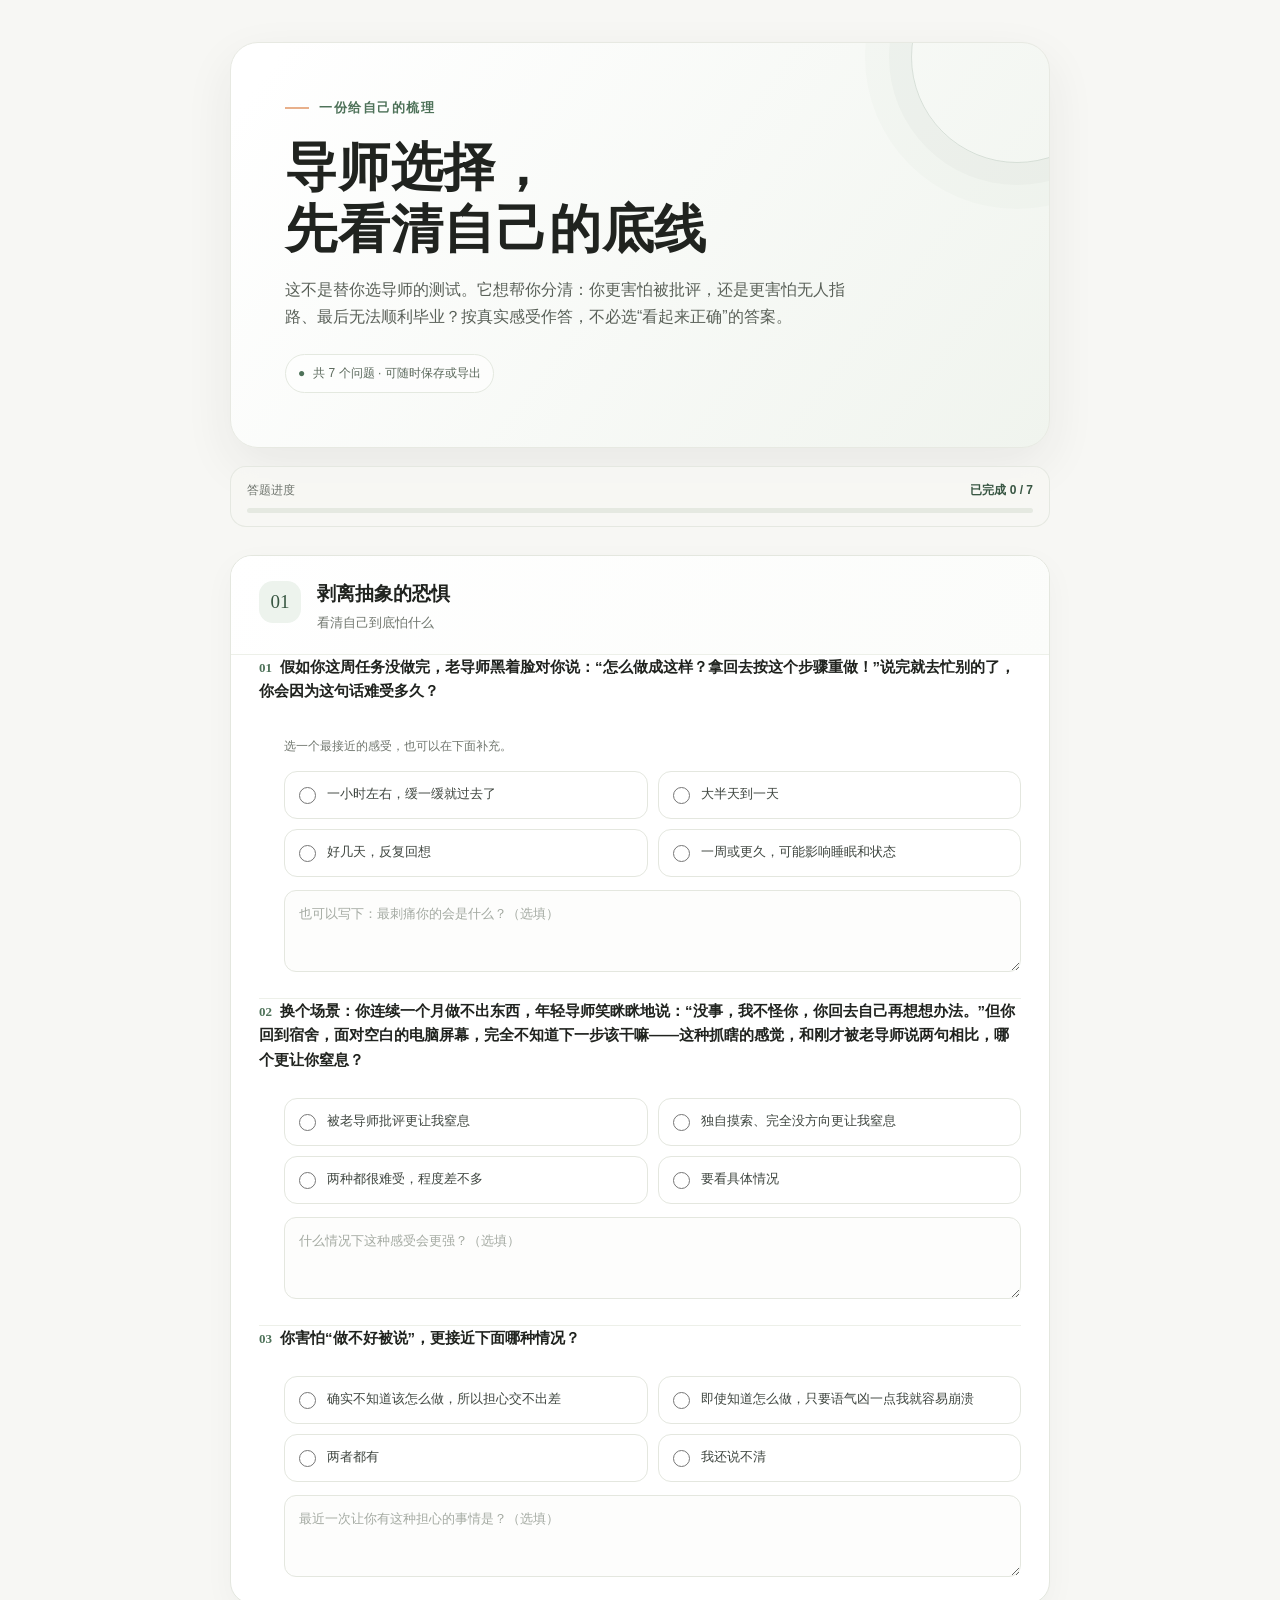
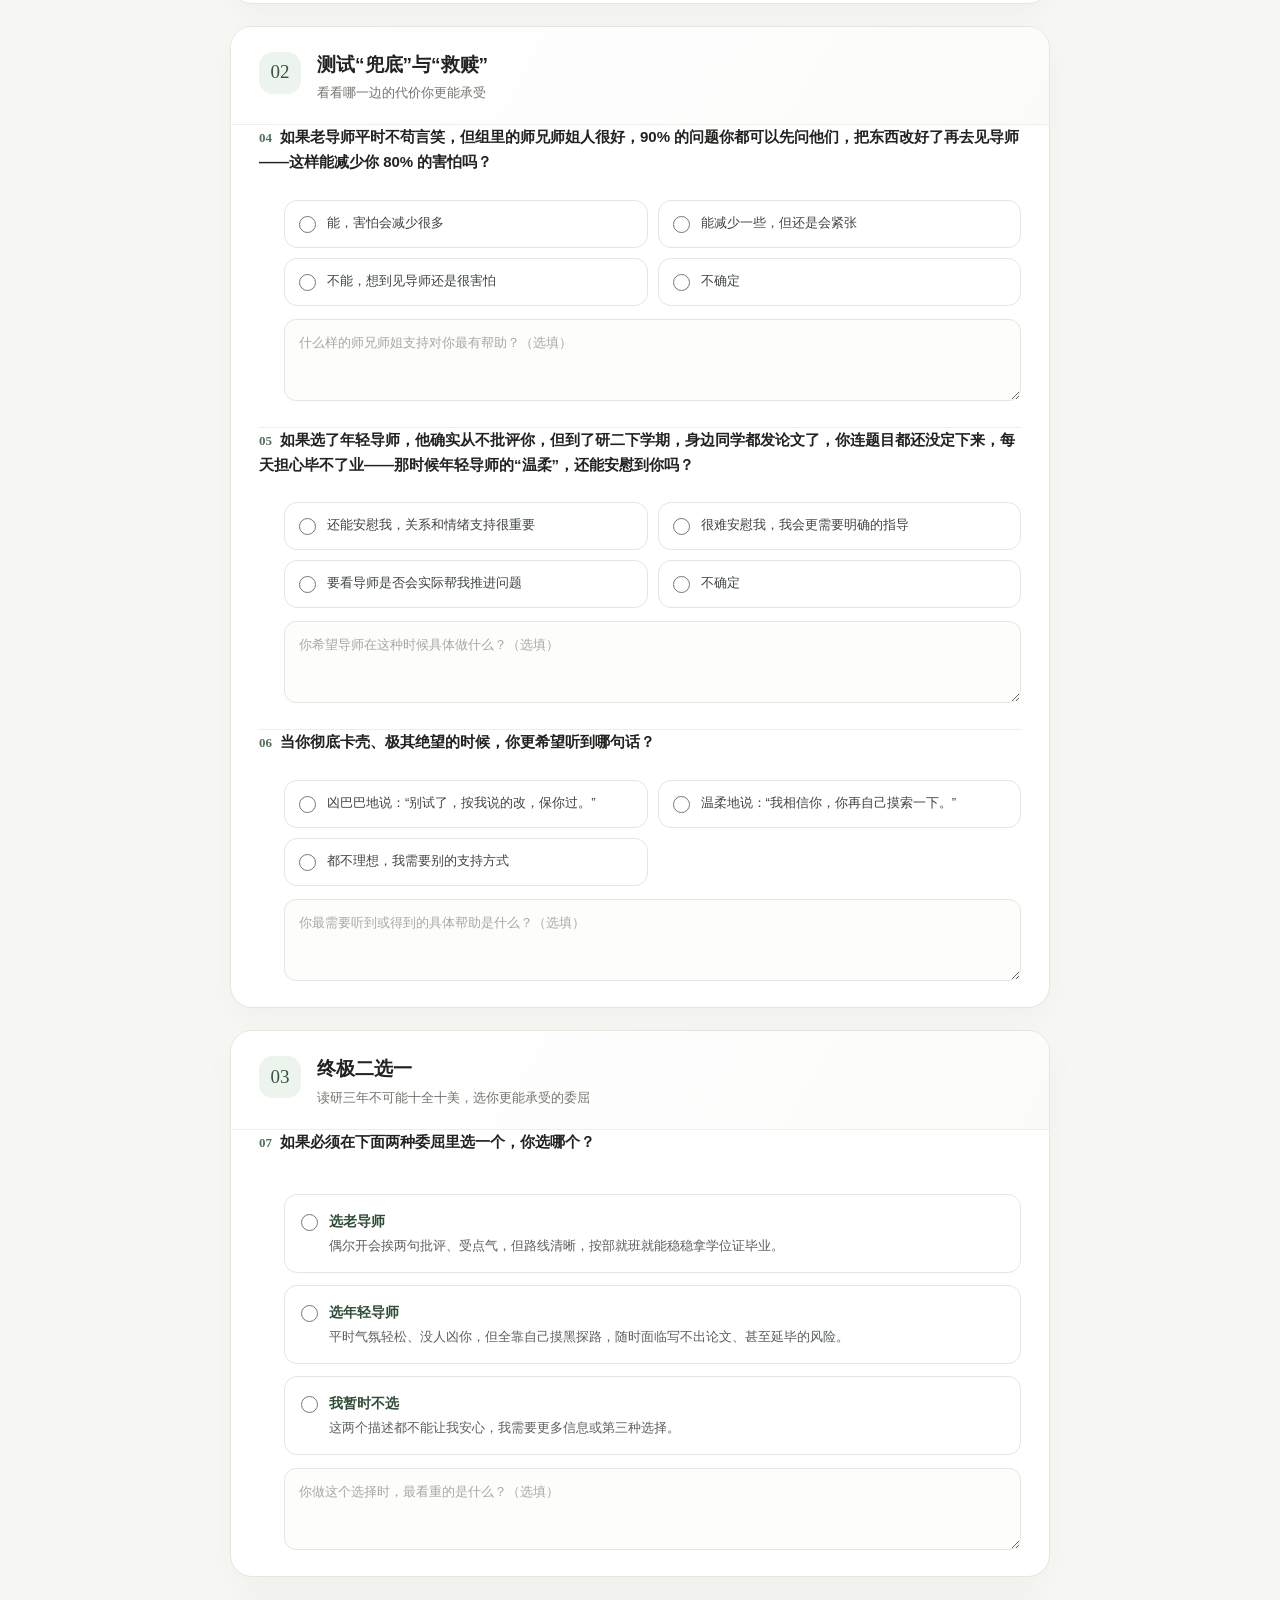
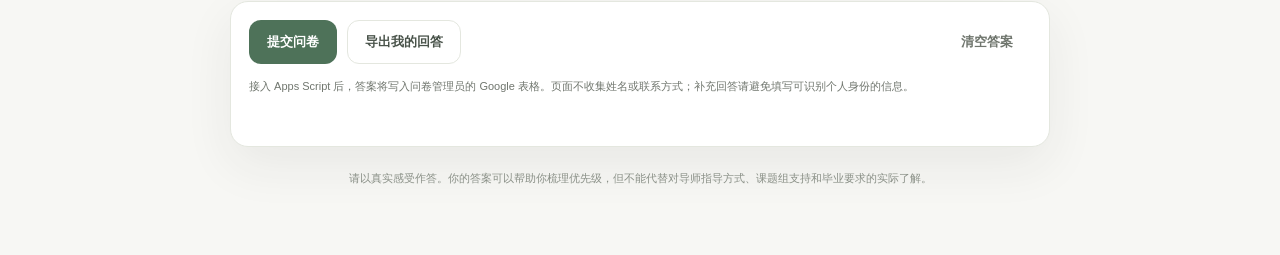
<file: advisor-choice-questionnaire/index.html>
<!doctype html>
<html lang="zh-CN">
<head>
  <meta charset="utf-8">
  <meta name="viewport" content="width=device-width, initial-scale=1">
  <meta name="theme-color" content="#f7f7f4">
  <meta name="description" content="一份帮助你梳理导师选择顾虑的自我反思问卷。">
  <title>导师选择：看清自己的底线</title>
  <style>
    :root {
      color-scheme: light;
      --ink: #20231f;
      --muted: #70766e;
      --line: #e4e7df;
      --paper: #fff;
      --canvas: #f7f7f4;
      --green: #4e7259;
      --green-dark: #385642;
      --green-pale: #edf3ed;
      --peach: #e8b08b;
      --shadow: 0 18px 50px rgba(40, 49, 40, .07);
    }
    * { box-sizing: border-box; }
    html { scroll-behavior: smooth; }
    body {
      margin: 0;
      background: var(--canvas);
      color: var(--ink);
      font-family: -apple-system, BlinkMacSystemFont, "Segoe UI", "PingFang SC", "Hiragino Sans GB", "Microsoft YaHei", sans-serif;
      line-height: 1.7;
    }
    button, input, textarea { font: inherit; }
    .page { width: min(820px, calc(100% - 32px)); margin: 0 auto; padding: 42px 0 68px; }
    .hero {
      position: relative;
      overflow: hidden;
      padding: clamp(28px, 6vw, 54px);
      border: 1px solid #e7e9e2;
      border-radius: 28px;
      background: linear-gradient(128deg, #fff 5%, #f0f4ee 100%);
      box-shadow: var(--shadow);
    }
    .hero::after {
      content: "";
      position: absolute;
      width: 210px; height: 210px;
      right: -74px; top: -92px;
      border: 1px solid rgba(78,114,89,.18);
      border-radius: 50%;
      box-shadow: 0 0 0 22px rgba(78,114,89,.035), 0 0 0 46px rgba(78,114,89,.025);
      pointer-events: none;
    }
    .eyebrow { display: flex; align-items: center; gap: 10px; color: var(--green); font-size: 13px; font-weight: 700; letter-spacing: .12em; }
    .eyebrow::before { content: ""; width: 24px; height: 2px; background: var(--peach); }
    h1 { max-width: 600px; margin: 18px 0 14px; font-family: "Songti SC", "Noto Serif SC", serif; font-size: clamp(32px, 7vw, 52px); font-weight: 600; letter-spacing: .015em; line-height: 1.2; }
    .hero p { max-width: 570px; margin: 0; color: #596058; font-size: 16px; }
    .hero-note { display: inline-flex; align-items: center; gap: 8px; margin-top: 24px; padding: 8px 12px; border: 1px solid #e4e9e0; border-radius: 999px; background: rgba(255,255,255,.68); color: #5a685b; font-size: 12px; }
    .hero-note span { color: var(--green); }
    .progress-wrap { position: sticky; z-index: 5; top: 0; margin: 18px 0 28px; padding: 13px 16px; border: 1px solid rgba(228,231,223,.9); border-radius: 16px; background: rgba(247,247,244,.92); backdrop-filter: blur(12px); }
    .progress-top { display: flex; justify-content: space-between; align-items: center; margin-bottom: 8px; color: var(--muted); font-size: 12px; }
    .progress-top strong { color: var(--green-dark); font-weight: 700; }
    .progress-track { height: 5px; overflow: hidden; border-radius: 99px; background: #e5e9e1; }
    .progress-fill { width: 0; height: 100%; border-radius: inherit; background: linear-gradient(90deg, var(--green), #91ad8c); transition: width .25s ease; }
    form { display: grid; gap: 22px; }
    .stage { overflow: hidden; border: 1px solid var(--line); border-radius: 22px; background: var(--paper); box-shadow: 0 10px 32px rgba(40,49,40,.035); }
    .stage-head { display: flex; gap: 16px; align-items: flex-start; padding: 25px 28px 20px; border-bottom: 1px solid #edf0e9; background: linear-gradient(120deg, #fff, #fbfcfa); }
    .stage-num { display: grid; flex: 0 0 42px; width: 42px; height: 42px; place-items: center; border-radius: 14px; background: var(--green-pale); color: var(--green-dark); font-family: Georgia, serif; font-size: 19px; }
    .stage-head h2 { margin: 0; font-size: 19px; font-weight: 700; line-height: 1.4; }
    .stage-head p { margin: 4px 0 0; color: var(--muted); font-size: 13px; }
    .questions { padding: 0 28px; }
    fieldset { min-width: 0; margin: 0; padding: 25px 0 26px; border: 0; border-bottom: 1px solid #edf0e9; }
    fieldset:last-child { border-bottom: 0; }
    legend { width: 100%; padding: 0; font-size: 15px; font-weight: 700; line-height: 1.65; }
    .qnum { margin-right: 8px; color: var(--green); font-family: Georgia, serif; font-size: 13px; font-weight: 700; }
    .hint { margin: 7px 0 14px 25px; color: var(--muted); font-size: 12px; }
    .options { display: grid; grid-template-columns: repeat(2, minmax(0,1fr)); gap: 10px; margin-left: 25px; }
    .option { position: relative; display: flex; gap: 11px; align-items: flex-start; min-height: 48px; padding: 12px 14px; border: 1px solid var(--line); border-radius: 13px; background: #fff; color: #3e453f; cursor: pointer; transition: border-color .15s, background .15s, box-shadow .15s; }
    .option:hover { border-color: #a9bba8; background: #fbfdfb; }
    .option:has(input:checked) { border-color: var(--green); background: #f2f7f1; box-shadow: inset 0 0 0 1px var(--green); color: #2f4d37; }
    .option input { flex: 0 0 auto; width: 17px; height: 17px; margin: 3px 0 0; accent-color: var(--green); }
    .option span { font-size: 13px; line-height: 1.55; }
    .answer { display: block; width: calc(100% - 25px); min-height: 82px; margin: 13px 0 0 25px; padding: 12px 14px; resize: vertical; border: 1px solid var(--line); border-radius: 12px; outline: none; background: #fdfdfc; color: var(--ink); font-size: 13px; transition: border-color .15s, box-shadow .15s; }
    .answer::placeholder { color: #a4aaa2; }
    .answer:focus { border-color: #87a18a; box-shadow: 0 0 0 3px rgba(78,114,89,.1); }
    .final-choice { display: grid; gap: 12px; margin: 15px 0 0 25px; }
    .final-choice .option { padding: 16px; }
    .final-choice .option strong { display: block; margin-bottom: 3px; color: #2f4d37; font-size: 14px; }
    .final-choice .option span { color: #596058; }
    .actions { display: flex; flex-wrap: wrap; align-items: center; gap: 10px; margin-top: 2px; padding: 18px; border: 1px solid var(--line); border-radius: 18px; background: #fff; box-shadow: var(--shadow); }
    .actions button { min-height: 44px; padding: 10px 17px; border: 1px solid transparent; border-radius: 12px; cursor: pointer; font-size: 13px; font-weight: 700; transition: transform .15s, background .15s; }
    .actions button:hover { transform: translateY(-1px); }
    .primary { background: var(--green); color: #fff; }
    .primary:hover { background: var(--green-dark); }
    .secondary { border-color: var(--line) !important; background: #fff; color: #49534a; }
    .quiet { margin-left: auto; background: transparent; color: var(--muted); }
    .privacy { width: 100%; margin: 3px 0 0; color: var(--muted); font-size: 11px; }
    .honeypot { position: absolute; left: -10000px; width: 1px; height: 1px; overflow: hidden; }
    .status { min-height: 22px; margin: 0; color: var(--green-dark); font-size: 13px; }
    .status.error { color: #a04437; }
    footer { padding: 22px 8px 0; color: #8a9087; font-size: 11px; text-align: center; }
    @media (max-width: 600px) {
      .page { width: min(100% - 20px, 820px); padding-top: 16px; }
      .hero { border-radius: 21px; }
      .hero p { font-size: 14px; }
      .progress-wrap { margin: 12px 0 18px; }
      .stage { border-radius: 18px; }
      .stage-head { padding: 20px 18px 17px; }
      .questions { padding: 0 18px; }
      fieldset { padding: 21px 0 22px; }
      .options { grid-template-columns: 1fr; margin-left: 0; }
      .hint { margin-left: 0; }
      .answer { width: 100%; margin-left: 0; }
      .final-choice { margin-left: 0; }
      .actions { padding: 14px; }
      .quiet { margin-left: 0; }
    }
    @media (prefers-reduced-motion: reduce) { *, *::before, *::after { scroll-behavior: auto !important; transition: none !important; } }
  </style>
</head>
<body>
  <main class="page">
    <header class="hero">
      <div class="eyebrow">一份给自己的梳理</div>
      <h1>导师选择，<br>先看清自己的底线</h1>
      <p>这不是替你选导师的测试。它想帮你分清：你更害怕被批评，还是更害怕无人指路、最后无法顺利毕业？按真实感受作答，不必选“看起来正确”的答案。</p>
      <div class="hero-note"><span>●</span> 共 7 个问题 · 可随时保存或导出</div>
    </header>

    <div class="progress-wrap" aria-label="答题进度">
      <div class="progress-top"><span>答题进度</span><strong id="progress-label">已完成 0 / 7</strong></div>
      <div class="progress-track"><div class="progress-fill" id="progress-fill"></div></div>
    </div>

    <form id="reflection-form">
      <section class="stage" aria-labelledby="stage-one-title">
        <div class="stage-head"><div class="stage-num">01</div><div><h2 id="stage-one-title">剥离抽象的恐惧</h2><p>看清自己到底怕什么</p></div></div>
        <div class="questions">
          <fieldset data-question>
            <legend><span class="qnum">01</span>假如你这周任务没做完，老导师黑着脸对你说：“怎么做成这样？拿回去按这个步骤重做！”说完就去忙别的了，你会因为这句话难受多久？</legend>
            <p class="hint">选一个最接近的感受，也可以在下面补充。</p>
            <div class="options">
              <label class="option"><input type="radio" name="q1" value="一小时左右" required><span>一小时左右，缓一缓就过去了</span></label>
              <label class="option"><input type="radio" name="q1" value="一天左右"><span>大半天到一天</span></label>
              <label class="option"><input type="radio" name="q1" value="好几天"><span>好几天，反复回想</span></label>
              <label class="option"><input type="radio" name="q1" value="一周或更久"><span>一周或更久，可能影响睡眠和状态</span></label>
            </div>
            <textarea class="answer" name="q1_note" placeholder="也可以写下：最刺痛你的会是什么？（选填）"></textarea>
          </fieldset>

          <fieldset data-question>
            <legend><span class="qnum">02</span>换个场景：你连续一个月做不出东西，年轻导师笑眯眯地说：“没事，我不怪你，你回去自己再想想办法。”但你回到宿舍，面对空白的电脑屏幕，完全不知道下一步该干嘛——这种抓瞎的感觉，和刚才被老导师说两句相比，哪个更让你窒息？</legend>
            <div class="options">
              <label class="option"><input type="radio" name="q2" value="被老导师批评" required><span>被老导师批评更让我窒息</span></label>
              <label class="option"><input type="radio" name="q2" value="独自摸索、没有方向"><span>独自摸索、完全没方向更让我窒息</span></label>
              <label class="option"><input type="radio" name="q2" value="两种都很难受"><span>两种都很难受，程度差不多</span></label>
              <label class="option"><input type="radio" name="q2" value="要看具体情况"><span>要看具体情况</span></label>
            </div>
            <textarea class="answer" name="q2_note" placeholder="什么情况下这种感受会更强？（选填）"></textarea>
          </fieldset>

          <fieldset data-question>
            <legend><span class="qnum">03</span>你害怕“做不好被说”，更接近下面哪种情况？</legend>
            <div class="options">
              <label class="option"><input type="radio" name="q3" value="不知道怎么做、交不出差" required><span>确实不知道该怎么做，所以担心交不出差</span></label>
              <label class="option"><input type="radio" name="q3" value="知道怎么做但受不了凶语气"><span>即使知道怎么做，只要语气凶一点我就容易崩溃</span></label>
              <label class="option"><input type="radio" name="q3" value="两者都有"><span>两者都有</span></label>
              <label class="option"><input type="radio" name="q3" value="还说不清"><span>我还说不清</span></label>
            </div>
            <textarea class="answer" name="q3_note" placeholder="最近一次让你有这种担心的事情是？（选填）"></textarea>
          </fieldset>
        </div>
      </section>

      <section class="stage" aria-labelledby="stage-two-title">
        <div class="stage-head"><div class="stage-num">02</div><div><h2 id="stage-two-title">测试“兜底”与“救赎”</h2><p>看看哪一边的代价你更能承受</p></div></div>
        <div class="questions">
          <fieldset data-question>
            <legend><span class="qnum">04</span>如果老导师平时不苟言笑，但组里的师兄师姐人很好，90% 的问题你都可以先问他们，把东西改好了再去见导师——这样能减少你 80% 的害怕吗？</legend>
            <div class="options">
              <label class="option"><input type="radio" name="q4" value="能，减少很多" required><span>能，害怕会减少很多</span></label>
              <label class="option"><input type="radio" name="q4" value="能，减少一些"><span>能减少一些，但还是会紧张</span></label>
              <label class="option"><input type="radio" name="q4" value="不能，仍然很害怕"><span>不能，想到见导师还是很害怕</span></label>
              <label class="option"><input type="radio" name="q4" value="不确定"><span>不确定</span></label>
            </div>
            <textarea class="answer" name="q4_note" placeholder="什么样的师兄师姐支持对你最有帮助？（选填）"></textarea>
          </fieldset>

          <fieldset data-question>
            <legend><span class="qnum">05</span>如果选了年轻导师，他确实从不批评你，但到了研二下学期，身边同学都发论文了，你连题目都还没定下来，每天担心毕不了业——那时候年轻导师的“温柔”，还能安慰到你吗？</legend>
            <div class="options">
              <label class="option"><input type="radio" name="q5" value="还能安慰我" required><span>还能安慰我，关系和情绪支持很重要</span></label>
              <label class="option"><input type="radio" name="q5" value="很难安慰我"><span>很难安慰我，我会更需要明确的指导</span></label>
              <label class="option"><input type="radio" name="q5" value="要看导师是否实际帮忙"><span>要看导师是否会实际帮我推进问题</span></label>
              <label class="option"><input type="radio" name="q5" value="不确定"><span>不确定</span></label>
            </div>
            <textarea class="answer" name="q5_note" placeholder="你希望导师在这种时候具体做什么？（选填）"></textarea>
          </fieldset>

          <fieldset data-question>
            <legend><span class="qnum">06</span>当你彻底卡壳、极其绝望的时候，你更希望听到哪句话？</legend>
            <div class="options">
              <label class="option"><input type="radio" name="q6" value="别试了，按我说的改，保你过" required><span>凶巴巴地说：“别试了，按我说的改，保你过。”</span></label>
              <label class="option"><input type="radio" name="q6" value="我相信你，你再自己摸索一下"><span>温柔地说：“我相信你，你再自己摸索一下。”</span></label>
              <label class="option"><input type="radio" name="q6" value="都不理想，我需要别的支持"><span>都不理想，我需要别的支持方式</span></label>
            </div>
            <textarea class="answer" name="q6_note" placeholder="你最需要听到或得到的具体帮助是什么？（选填）"></textarea>
          </fieldset>
        </div>
      </section>

      <section class="stage" aria-labelledby="stage-three-title">
        <div class="stage-head"><div class="stage-num">03</div><div><h2 id="stage-three-title">终极二选一</h2><p>读研三年不可能十全十美，选你更能承受的委屈</p></div></div>
        <div class="questions">
          <fieldset data-question>
            <legend><span class="qnum">07</span>如果必须在下面两种委屈里选一个，你选哪个？</legend>
            <div class="final-choice">
              <label class="option"><input type="radio" name="q7" value="老导师：偶尔受气、路线清晰、稳稳毕业" required><span><strong>选老导师</strong>偶尔开会挨两句批评、受点气，但路线清晰，按部就班就能稳稳拿学位证毕业。</span></label>
              <label class="option"><input type="radio" name="q7" value="年轻导师：气氛轻松、但摸黑探路、可能延毕"><span><strong>选年轻导师</strong>平时气氛轻松、没人凶你，但全靠自己摸黑探路，随时面临写不出论文、甚至延毕的风险。</span></label>
              <label class="option"><input type="radio" name="q7" value="都不能接受，需要继续了解"><span><strong>我暂时不选</strong>这两个描述都不能让我安心，我需要更多信息或第三种选择。</span></label>
            </div>
            <textarea class="answer" name="q7_note" placeholder="你做这个选择时，最看重的是什么？（选填）"></textarea>
          </fieldset>
        </div>
      </section>

      <div class="actions">
        <button class="primary" type="submit" id="submit-button">提交问卷</button>
        <button class="secondary" type="button" id="export-button">导出我的回答</button>
        <button class="quiet" type="button" id="clear-button">清空答案</button>
        <p class="privacy" id="privacy-note">接入 Apps Script 后，答案将写入问卷管理员的 Google 表格。页面不收集姓名或联系方式；补充回答请避免填写可识别个人身份的信息。</p>
        <p class="status" id="status" role="status" aria-live="polite"></p>
      </div>
      <div class="honeypot" aria-hidden="true"><label>请勿填写<input id="website-check" name="website" tabindex="-1" autocomplete="off"></label></div>
    </form>
    <footer>请以真实感受作答。你的答案可以帮助你梳理优先级，但不能代替对导师指导方式、课题组支持和毕业要求的实际了解。</footer>
  </main>

  <script>
    // 在 Apps Script Web App 部署后，将其 /exec 地址粘贴到此处。
    const SUBMISSION_ENDPOINT = "";
    const form = document.getElementById("reflection-form");
    const fields = [...form.querySelectorAll("input, textarea")];
    const statusNode = document.getElementById("status");
    const storageKey = "advisor-reflection-questionnaire-v1";
    const questions = [...form.querySelectorAll("[data-question]")];

    function currentAnswers() {
      const answers = {};
      for (const field of fields) {
        if (field.type === "radio") {
          if (field.checked) answers[field.name] = field.value;
        } else if (field.value.trim()) {
          answers[field.name] = field.value.trim();
        }
      }
      return answers;
    }
    function updateProgress() {
      const complete = questions.filter((item) => item.querySelector('input[type="radio"]:checked')).length;
      document.getElementById("progress-label").textContent = `已完成 ${complete} / ${questions.length}`;
      document.getElementById("progress-fill").style.width = `${(complete / questions.length) * 100}%`;
    }
    function saveDraft() {
      localStorage.setItem(storageKey, JSON.stringify(currentAnswers()));
      updateProgress();
    }
    function setStatus(message, error = false) {
      statusNode.textContent = message;
      statusNode.classList.toggle("error", error);
    }
    function restoreDraft() {
      try {
        const saved = JSON.parse(localStorage.getItem(storageKey) || "{}");
        for (const field of fields) {
          if (field.type === "radio") field.checked = saved[field.name] === field.value;
          else if (saved[field.name]) field.value = saved[field.name];
        }
      } catch (_) { localStorage.removeItem(storageKey); }
      updateProgress();
    }
    function downloadAnswers() {
      const payload = {
        title: "导师选择：看清自己的底线",
        exportedAt: new Date().toISOString(),
        answers: currentAnswers()
      };
      const blob = new Blob([JSON.stringify(payload, null, 2)], { type: "application/json;charset=utf-8" });
      const link = document.createElement("a");
      link.href = URL.createObjectURL(blob);
      link.download = `导师选择问卷-${new Date().toISOString().slice(0, 10)}.json`;
      link.click();
      URL.revokeObjectURL(link.href);
      setStatus("已导出回答文件。请妥善保管，其中可能包含个人感受。 ");
    }

    form.addEventListener("input", saveDraft);
    form.addEventListener("change", saveDraft);
    document.getElementById("export-button").addEventListener("click", downloadAnswers);
    document.getElementById("clear-button").addEventListener("click", () => {
      if (!confirm("确定清空本机保存的所有答案吗？")) return;
      form.reset();
      localStorage.removeItem(storageKey);
      updateProgress();
      setStatus("已清空本机草稿。");
    });
    form.addEventListener("submit", async (event) => {
      event.preventDefault();
      if (!form.reportValidity()) return;
      if (!SUBMISSION_ENDPOINT) {
        setStatus("收集端还未配置。当前答案仅保存在这台设备，请先导出；管理员接入 Apps Script 后才能提交汇总。", true);
        document.getElementById("privacy-note").scrollIntoView({ behavior: "smooth", block: "center" });
        return;
      }
      const button = document.getElementById("submit-button");
      button.disabled = true;
      setStatus("正在提交…");
      try {
        // text/plain is a CORS-safelisted content type. no-cors lets the browser
        // send the POST to Apps Script, whose response is intentionally opaque.
        await fetch(SUBMISSION_ENDPOINT, {
          method: "POST",
          mode: "no-cors",
          headers: { "Content-Type": "text/plain;charset=UTF-8" },
          body: JSON.stringify({ submittedAt: new Date().toISOString(), answers: currentAnswers(), website: document.getElementById("website-check").value })
        });
        setStatus("提交请求已发送。Google 接口不向跨站页面返回可读取的回执，答案仍保留在本机；请勿重复提交，管理员可在表格中核对是否入表。");
      } catch (error) {
        setStatus("提交失败，答案仍保存在本机。请稍后重试或导出备份。", true);
      } finally {
        button.disabled = false;
      }
    });
    restoreDraft();
  </script>
</body>
</html>
</file>
